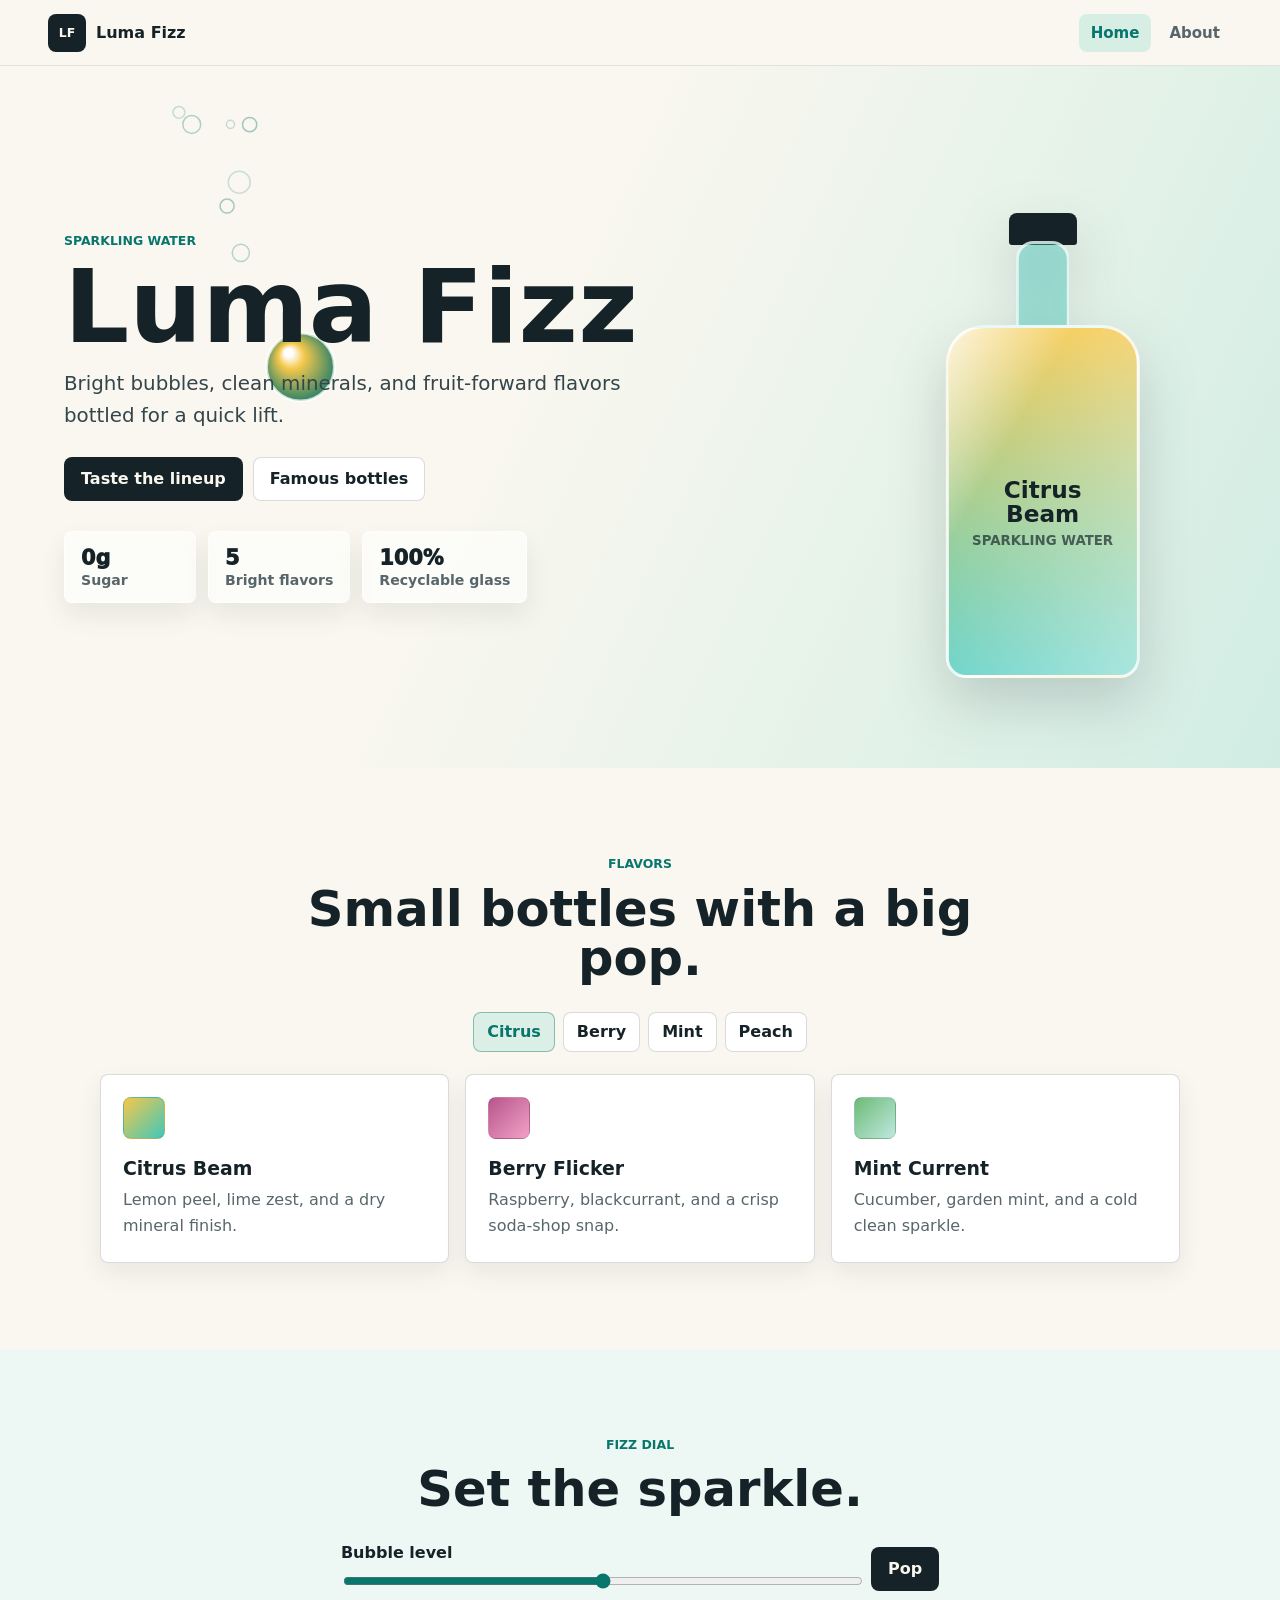
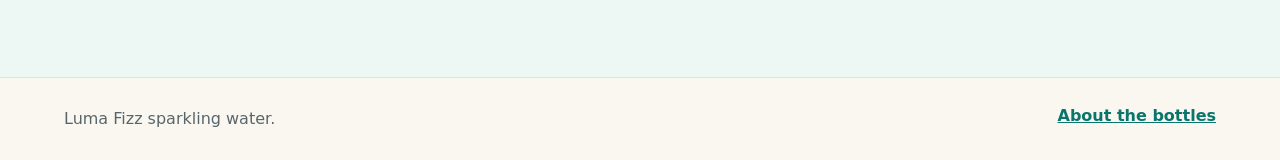
<file: docs/index.html>
<!DOCTYPE html>
<html lang="en">
  <head>
    <meta charset="utf-8">
    <meta name="viewport" content="width=device-width, initial-scale=1">
    <title>Luma Fizz | Sparkling Water With a Bright Bounce</title>
    <meta
      name="description"
      content="Luma Fizz makes crisp sparkling water in bright fruit and botanical flavors, with a playful fizz experience built for desktop and mobile."
    >
    <link rel="canonical" href="https://pizzabella.rouf.me/">
    <meta property="og:title" content="Luma Fizz Sparkling Water">
    <meta property="og:description" content="Crisp sparkling water, bright bottles, and a playful fizz animation.">
    <meta property="og:type" content="website">
    <meta property="og:url" content="https://pizzabella.rouf.me/">
    <meta name="twitter:card" content="summary_large_image">
    <meta name="theme-color" content="#f9f7ef">
    <link rel="stylesheet" href="styles.css?v=20260522">
    <script type="application/ld+json">
      {
        "@context": "https://schema.org",
        "@type": "Organization",
        "@id": "https://pizzabella.rouf.me/#organization",
        "name": "Luma Fizz",
        "url": "https://pizzabella.rouf.me/",
        "description": "Luma Fizz makes crisp sparkling water in fruit and botanical flavors.",
        "sameAs": []
      }
    </script>
  </head>
  <body>
    <header class="site-header">
      <a class="brand" href="index.html" aria-label="Luma Fizz home">
        <span class="brand-mark" aria-hidden="true">LF</span>
        <span>Luma Fizz</span>
      </a>
      <nav class="site-nav" aria-label="Primary navigation">
        <a aria-current="page" href="index.html">Home</a>
        <a href="about.html">About</a>
      </nav>
    </header>

    <main>
      <section class="hero" aria-labelledby="home-title">
        <canvas class="fizz-canvas" data-fizz-canvas role="img">
          Animated bouncing fizz ball.
        </canvas>
        <div class="hero-glass" aria-hidden="true">
          <div class="bottle-art" data-bottle>
            <span class="bottle-cap"></span>
            <span class="bottle-neck"></span>
            <span class="bottle-body">
              <strong data-bottle-label>Citrus Beam</strong>
              <small>sparkling water</small>
            </span>
          </div>
        </div>

        <div class="hero-copy">
          <p class="kicker">Sparkling water</p>
          <h1 id="home-title">Luma Fizz</h1>
          <p class="hero-lead">
            Bright bubbles, clean minerals, and fruit-forward flavors bottled for a quick lift.
          </p>
          <div class="hero-actions">
            <a class="button button-primary" href="#flavors">Taste the lineup</a>
            <a class="button button-secondary" href="about.html">Famous bottles</a>
          </div>
          <dl class="quick-facts">
            <div>
              <dt>0g</dt>
              <dd>Sugar</dd>
            </div>
            <div>
              <dt>5</dt>
              <dd>Bright flavors</dd>
            </div>
            <div>
              <dt>100%</dt>
              <dd>Recyclable glass</dd>
            </div>
          </dl>
        </div>
      </section>

      <section class="section flavor-section" id="flavors" aria-labelledby="flavors-title">
        <div class="section-heading">
          <p class="kicker">Flavors</p>
          <h2 id="flavors-title">Small bottles with a big pop.</h2>
        </div>

        <div class="flavor-controls" role="group" aria-label="Flavor palette">
          <button class="flavor-chip is-active" type="button" data-flavor="citrus" aria-pressed="true">Citrus</button>
          <button class="flavor-chip" type="button" data-flavor="berry" aria-pressed="false">Berry</button>
          <button class="flavor-chip" type="button" data-flavor="mint" aria-pressed="false">Mint</button>
          <button class="flavor-chip" type="button" data-flavor="peach" aria-pressed="false">Peach</button>
        </div>

        <div class="flavor-grid">
          <article class="flavor-card">
            <span class="swatch swatch-citrus" aria-hidden="true"></span>
            <h3>Citrus Beam</h3>
            <p>Lemon peel, lime zest, and a dry mineral finish.</p>
          </article>
          <article class="flavor-card">
            <span class="swatch swatch-berry" aria-hidden="true"></span>
            <h3>Berry Flicker</h3>
            <p>Raspberry, blackcurrant, and a crisp soda-shop snap.</p>
          </article>
          <article class="flavor-card">
            <span class="swatch swatch-mint" aria-hidden="true"></span>
            <h3>Mint Current</h3>
            <p>Cucumber, garden mint, and a cold clean sparkle.</p>
          </article>
        </div>
      </section>

      <section class="section play-section" aria-labelledby="play-title">
        <div class="section-heading">
          <p class="kicker">Fizz dial</p>
          <h2 id="play-title">Set the sparkle.</h2>
        </div>
        <div class="play-panel">
          <label class="fizz-range">
            <span>Bubble level</span>
            <input type="range" min="1" max="5" value="3" data-fizz-range>
          </label>
          <button class="button button-primary" type="button" data-burst>Pop</button>
        </div>
      </section>
    </main>

    <footer class="site-footer">
      <p>Luma Fizz sparkling water.</p>
      <a href="about.html">About the bottles</a>
    </footer>

    <script src="app.js?v=20260522" defer></script>
  </body>
</html>
</file>
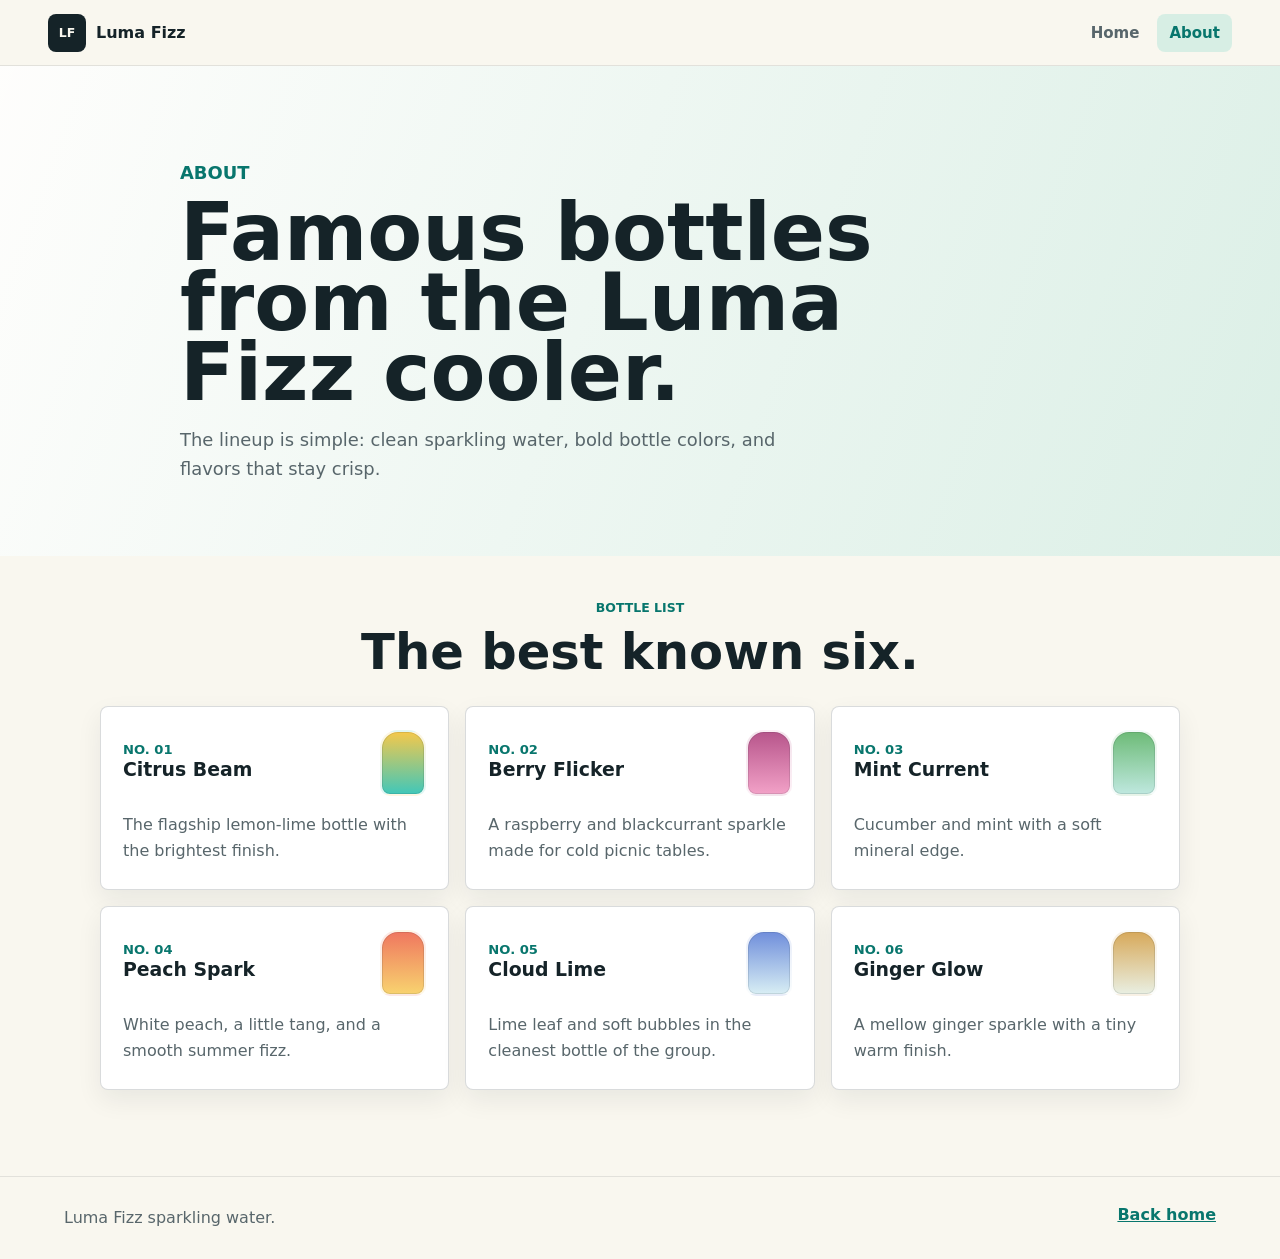
<file: docs/about.html>
<!DOCTYPE html>
<html lang="en">
  <head>
    <meta charset="utf-8">
    <meta name="viewport" content="width=device-width, initial-scale=1">
    <title>About Luma Fizz | Famous Sparkling Water Bottles</title>
    <meta
      name="description"
      content="Meet the most famous Luma Fizz sparkling water bottles, from Citrus Beam to Ginger Glow."
    >
    <link rel="canonical" href="https://pizzabella.rouf.me/about.html">
    <meta property="og:title" content="About Luma Fizz">
    <meta property="og:description" content="The most famous bottles from Luma Fizz sparkling water.">
    <meta property="og:type" content="website">
    <meta property="og:url" content="https://pizzabella.rouf.me/about.html">
    <meta name="twitter:card" content="summary">
    <meta name="theme-color" content="#f9f7ef">
    <link rel="stylesheet" href="styles.css?v=20260522">
    <script type="application/ld+json">
      {
        "@context": "https://schema.org",
        "@type": "ItemList",
        "name": "Famous Luma Fizz bottles",
        "itemListElement": [
          {"@type": "ListItem", "position": 1, "name": "Citrus Beam"},
          {"@type": "ListItem", "position": 2, "name": "Berry Flicker"},
          {"@type": "ListItem", "position": 3, "name": "Mint Current"},
          {"@type": "ListItem", "position": 4, "name": "Peach Spark"},
          {"@type": "ListItem", "position": 5, "name": "Cloud Lime"},
          {"@type": "ListItem", "position": 6, "name": "Ginger Glow"}
        ]
      }
    </script>
  </head>
  <body>
    <header class="site-header">
      <a class="brand" href="index.html" aria-label="Luma Fizz home">
        <span class="brand-mark" aria-hidden="true">LF</span>
        <span>Luma Fizz</span>
      </a>
      <nav class="site-nav" aria-label="Primary navigation">
        <a href="index.html">Home</a>
        <a aria-current="page" href="about.html">About</a>
      </nav>
    </header>

    <main>
      <section class="page-hero">
        <div class="page-hero-inner">
          <p class="kicker">About</p>
          <h1>Famous bottles from the Luma Fizz cooler.</h1>
          <p>
            The lineup is simple: clean sparkling water, bold bottle colors, and flavors that stay crisp.
          </p>
        </div>
      </section>

      <section class="section bottle-list-section" aria-labelledby="bottle-title">
        <div class="section-heading">
          <p class="kicker">Bottle list</p>
          <h2 id="bottle-title">The best known six.</h2>
        </div>

        <div class="bottle-grid">
          <article class="bottle-card">
            <header>
              <div>
                <strong>No. 01</strong>
                <h3>Citrus Beam</h3>
              </div>
              <span class="bottle-badge" aria-hidden="true"></span>
            </header>
            <p>The flagship lemon-lime bottle with the brightest finish.</p>
          </article>
          <article class="bottle-card">
            <header>
              <div>
                <strong>No. 02</strong>
                <h3>Berry Flicker</h3>
              </div>
              <span class="bottle-badge" aria-hidden="true"></span>
            </header>
            <p>A raspberry and blackcurrant sparkle made for cold picnic tables.</p>
          </article>
          <article class="bottle-card">
            <header>
              <div>
                <strong>No. 03</strong>
                <h3>Mint Current</h3>
              </div>
              <span class="bottle-badge" aria-hidden="true"></span>
            </header>
            <p>Cucumber and mint with a soft mineral edge.</p>
          </article>
          <article class="bottle-card">
            <header>
              <div>
                <strong>No. 04</strong>
                <h3>Peach Spark</h3>
              </div>
              <span class="bottle-badge" aria-hidden="true"></span>
            </header>
            <p>White peach, a little tang, and a smooth summer fizz.</p>
          </article>
          <article class="bottle-card">
            <header>
              <div>
                <strong>No. 05</strong>
                <h3>Cloud Lime</h3>
              </div>
              <span class="bottle-badge" aria-hidden="true"></span>
            </header>
            <p>Lime leaf and soft bubbles in the cleanest bottle of the group.</p>
          </article>
          <article class="bottle-card">
            <header>
              <div>
                <strong>No. 06</strong>
                <h3>Ginger Glow</h3>
              </div>
              <span class="bottle-badge" aria-hidden="true"></span>
            </header>
            <p>A mellow ginger sparkle with a tiny warm finish.</p>
          </article>
        </div>
      </section>
    </main>

    <footer class="site-footer">
      <p>Luma Fizz sparkling water.</p>
      <a href="index.html">Back home</a>
    </footer>
  </body>
</html>
</file>
<file: docs/styles.css>
:root {
  --paper: #f9f7ef;
  --ink: #152328;
  --muted: #58666b;
  --surface: #ffffff;
  --line: rgba(21, 35, 40, 0.16);
  --aqua: #41c7b9;
  --aqua-dark: #08766d;
  --sun: #f5c84b;
  --coral: #ef775f;
  --berry: #b7558b;
  --leaf: #6dbb77;
  --shadow: 0 18px 42px rgba(21, 35, 40, 0.14);
  --flavor-main: #f5c84b;
  --flavor-accent: #41c7b9;
  font-family: Inter, ui-sans-serif, system-ui, -apple-system, BlinkMacSystemFont, "Segoe UI", sans-serif;
}

* {
  box-sizing: border-box;
}

html {
  scroll-behavior: smooth;
}

body {
  margin: 0;
  background: var(--paper);
  color: var(--ink);
  overflow-x: hidden;
}

body,
button,
input {
  font: inherit;
}

a {
  color: inherit;
}

button {
  cursor: pointer;
}

img,
canvas {
  max-width: 100%;
}

.site-header {
  position: sticky;
  top: 0;
  z-index: 20;
  min-height: 66px;
  padding: 12px clamp(18px, 4vw, 48px);
  display: flex;
  align-items: center;
  justify-content: space-between;
  gap: 20px;
  border-bottom: 1px solid rgba(21, 35, 40, 0.1);
  background: rgba(249, 247, 239, 0.92);
  backdrop-filter: blur(16px);
}

.brand {
  display: inline-flex;
  align-items: center;
  gap: 10px;
  color: var(--ink);
  font-weight: 900;
  text-decoration: none;
}

.brand-mark {
  width: 38px;
  height: 38px;
  display: grid;
  place-items: center;
  border-radius: 8px;
  background: var(--ink);
  color: var(--paper);
  font-size: 0.78rem;
  letter-spacing: 0;
}

.site-nav {
  display: flex;
  align-items: center;
  gap: 6px;
}

.site-nav a {
  min-height: 38px;
  padding: 9px 12px;
  display: inline-flex;
  align-items: center;
  border-radius: 8px;
  color: var(--muted);
  font-size: 0.94rem;
  font-weight: 800;
  text-decoration: none;
}

.site-nav a:hover,
.site-nav a[aria-current="page"] {
  background: rgba(65, 199, 185, 0.18);
  color: var(--aqua-dark);
}

.hero {
  position: relative;
  min-height: 78vh;
  min-height: 78svh;
  padding: clamp(46px, 7vw, 92px) clamp(20px, 5vw, 72px);
  display: grid;
  align-items: center;
  overflow: hidden;
  isolation: isolate;
  background:
    linear-gradient(115deg, rgba(249, 247, 239, 0.98) 0%, rgba(249, 247, 239, 0.9) 42%, rgba(65, 199, 185, 0.24) 100%),
    #f9f7ef;
}

.fizz-canvas {
  position: absolute;
  inset: 0;
  z-index: 0;
  width: 100%;
  height: 100%;
}

.hero-glass {
  position: absolute;
  right: clamp(22px, 8vw, 120px);
  bottom: clamp(28px, 7vw, 90px);
  z-index: 1;
  width: min(28vw, 270px);
  min-width: 170px;
  aspect-ratio: 0.58;
  display: grid;
  place-items: end center;
  pointer-events: none;
}

.bottle-art {
  position: relative;
  width: 72%;
  height: 100%;
  filter: drop-shadow(0 24px 28px rgba(21, 35, 40, 0.18));
}

.bottle-cap,
.bottle-neck,
.bottle-body {
  position: absolute;
  left: 50%;
  transform: translateX(-50%);
  display: block;
}

.bottle-cap {
  top: 0;
  width: 35%;
  height: 7%;
  border-radius: 8px 8px 3px 3px;
  background: var(--ink);
}

.bottle-neck {
  top: 6%;
  width: 28%;
  height: 22%;
  border: 3px solid rgba(255, 255, 255, 0.72);
  border-bottom: 0;
  border-radius: 18px 18px 0 0;
  background: rgba(65, 199, 185, 0.28);
  background: color-mix(in srgb, var(--flavor-accent) 42%, transparent);
}

.bottle-body {
  bottom: 0;
  width: 100%;
  height: 76%;
  padding: 26% 12% 14%;
  display: grid;
  align-content: center;
  gap: 8px;
  border: 3px solid rgba(255, 255, 255, 0.82);
  border-radius: 38px 38px 20px 20px;
  background:
    linear-gradient(120deg, rgba(255, 255, 255, 0.82), rgba(255, 255, 255, 0.14) 32%, rgba(255, 255, 255, 0.55) 100%),
    linear-gradient(180deg, var(--flavor-main), var(--flavor-accent));
  color: var(--ink);
  text-align: center;
}

.bottle-body strong {
  font-size: 1.45rem;
  line-height: 1;
}

.bottle-body small {
  color: rgba(21, 35, 40, 0.68);
  font-weight: 800;
  text-transform: uppercase;
}

.hero-copy {
  position: relative;
  z-index: 2;
  max-width: 670px;
}

.kicker {
  margin: 0 0 10px;
  color: var(--aqua-dark);
  font-size: 0.78rem;
  font-weight: 900;
  letter-spacing: 0;
  text-transform: uppercase;
}

h1,
h2,
h3,
p {
  margin-top: 0;
}

h1 {
  margin-bottom: 16px;
  font-size: 6.4rem;
  line-height: 0.88;
  letter-spacing: 0;
}

h2 {
  margin-bottom: 12px;
  font-size: 3.1rem;
  line-height: 1;
  letter-spacing: 0;
}

h3 {
  margin-bottom: 8px;
  font-size: 1.18rem;
  line-height: 1.18;
  letter-spacing: 0;
}

p {
  color: var(--muted);
  font-size: 1rem;
  line-height: 1.65;
}

.hero-lead {
  max-width: 560px;
  margin-bottom: 24px;
  color: #34454b;
  font-size: 1.24rem;
}

.hero-actions,
.play-panel {
  display: flex;
  flex-wrap: wrap;
  gap: 10px;
}

.button {
  min-height: 44px;
  padding: 12px 16px;
  display: inline-flex;
  align-items: center;
  justify-content: center;
  border: 1px solid transparent;
  border-radius: 8px;
  font-weight: 900;
  line-height: 1;
  text-decoration: none;
}

.button-primary {
  background: var(--ink);
  color: var(--paper);
}

.button-primary:hover {
  background: #243840;
}

.button-secondary {
  background: var(--surface);
  border-color: var(--line);
  color: var(--ink);
}

.button-secondary:hover {
  border-color: rgba(8, 118, 109, 0.42);
  color: var(--aqua-dark);
}

.quick-facts {
  margin: 30px 0 0;
  display: flex;
  flex-wrap: wrap;
  gap: 12px;
}

.quick-facts div {
  min-width: 132px;
  padding: 14px 16px;
  border: 1px solid rgba(255, 255, 255, 0.72);
  border-radius: 8px;
  background: rgba(255, 255, 255, 0.56);
  box-shadow: 0 12px 26px rgba(21, 35, 40, 0.08);
}

.quick-facts dt {
  color: var(--ink);
  font-size: 1.3rem;
  font-weight: 950;
}

.quick-facts dd {
  margin: 2px 0 0;
  color: var(--muted);
  font-size: 0.88rem;
  font-weight: 800;
}

.section {
  padding: clamp(54px, 7vw, 86px) clamp(20px, 5vw, 72px);
}

.section-heading {
  width: min(760px, 100%);
  margin: 0 auto 28px;
  text-align: center;
}

.flavor-controls {
  width: min(720px, 100%);
  margin: 0 auto 22px;
  display: flex;
  flex-wrap: wrap;
  justify-content: center;
  gap: 8px;
}

.flavor-chip {
  min-height: 40px;
  padding: 9px 13px;
  border: 1px solid var(--line);
  border-radius: 8px;
  background: var(--surface);
  color: var(--ink);
  font-weight: 850;
}

.flavor-chip:hover,
.flavor-chip.is-active {
  border-color: rgba(8, 118, 109, 0.42);
  background: rgba(65, 199, 185, 0.16);
  color: var(--aqua-dark);
}

.flavor-grid,
.bottle-grid {
  width: min(1080px, 100%);
  margin: 0 auto;
  display: grid;
  grid-template-columns: repeat(3, minmax(0, 1fr));
  gap: 16px;
}

.flavor-card,
.bottle-card {
  min-height: 184px;
  padding: 22px;
  border: 1px solid var(--line);
  border-radius: 8px;
  background: var(--surface);
  box-shadow: 0 10px 26px rgba(21, 35, 40, 0.07);
}

.flavor-card p,
.bottle-card p {
  margin-bottom: 0;
}

.swatch {
  width: 42px;
  height: 42px;
  margin-bottom: 18px;
  display: block;
  border-radius: 8px;
  border: 1px solid rgba(21, 35, 40, 0.12);
}

.swatch-citrus {
  background: linear-gradient(135deg, var(--sun), var(--aqua));
}

.swatch-berry {
  background: linear-gradient(135deg, var(--berry), #f2a1c7);
}

.swatch-mint {
  background: linear-gradient(135deg, var(--leaf), #bfe8df);
}

.play-section {
  background: #edf8f4;
}

.play-panel {
  width: min(760px, 100%);
  margin: 0 auto;
  justify-content: center;
  align-items: end;
}

.fizz-range {
  flex: 1 1 320px;
  max-width: 520px;
  display: grid;
  gap: 9px;
  color: var(--ink);
  font-weight: 850;
}

.fizz-range input {
  width: 100%;
  accent-color: var(--aqua-dark);
}

.site-footer {
  padding: 28px clamp(20px, 5vw, 72px);
  display: flex;
  flex-wrap: wrap;
  justify-content: space-between;
  gap: 12px;
  border-top: 1px solid rgba(21, 35, 40, 0.1);
}

.site-footer p {
  margin: 0;
}

.site-footer a {
  color: var(--aqua-dark);
  font-weight: 850;
}

.page-hero {
  padding: clamp(54px, 8vw, 92px) clamp(20px, 5vw, 72px) clamp(34px, 5vw, 54px);
  background:
    linear-gradient(110deg, rgba(255, 255, 255, 0.82), rgba(65, 199, 185, 0.16)),
    var(--paper);
}

.page-hero-inner {
  width: min(920px, 100%);
  margin: 0 auto;
}

.page-hero h1 {
  max-width: 780px;
  font-size: 5rem;
}

.page-hero p {
  max-width: 640px;
  font-size: 1.12rem;
}

.bottle-list-section {
  padding-top: 42px;
}

.bottle-card {
  display: grid;
  gap: 14px;
}

.bottle-card header {
  display: flex;
  align-items: center;
  justify-content: space-between;
  gap: 12px;
}

.bottle-card strong {
  color: var(--aqua-dark);
  font-size: 0.82rem;
  text-transform: uppercase;
}

.bottle-badge {
  width: 46px;
  height: 66px;
  flex: 0 0 auto;
  border: 2px solid rgba(255, 255, 255, 0.84);
  border-radius: 18px 18px 10px 10px;
  background: linear-gradient(180deg, var(--card-a), var(--card-b));
  box-shadow: inset 0 0 0 1px rgba(21, 35, 40, 0.12);
}

.bottle-card:nth-child(1) {
  --card-a: #f5c84b;
  --card-b: #41c7b9;
}

.bottle-card:nth-child(2) {
  --card-a: #b7558b;
  --card-b: #f2a1c7;
}

.bottle-card:nth-child(3) {
  --card-a: #6dbb77;
  --card-b: #bfe8df;
}

.bottle-card:nth-child(4) {
  --card-a: #ef775f;
  --card-b: #f8d36f;
}

.bottle-card:nth-child(5) {
  --card-a: #6f8edb;
  --card-b: #d8eef4;
}

.bottle-card:nth-child(6) {
  --card-a: #d7a95a;
  --card-b: #e9efe2;
}

@media (max-width: 820px) {
  .site-header {
    position: static;
    min-height: 58px;
    padding: 10px 16px;
  }

  .brand {
    gap: 8px;
  }

  .brand-mark {
    width: 34px;
    height: 34px;
  }

  .site-nav a {
    padding: 8px 9px;
    font-size: 0.88rem;
  }

  .hero {
    min-height: 72vh;
    min-height: 72svh;
    padding-top: 44px;
    padding-bottom: 42px;
  }

  h1 {
    font-size: 4rem;
  }

  h2 {
    font-size: 2.25rem;
  }

  .hero-lead {
    font-size: 1.1rem;
  }

  .page-hero h1 {
    font-size: 3.4rem;
  }

  .hero-copy {
    max-width: 500px;
  }

  .hero-glass {
    right: 12px;
    bottom: 20px;
    width: 170px;
    opacity: 0.5;
  }

  .hero-actions,
  .play-panel {
    flex-direction: column;
    align-items: stretch;
  }

  .button {
    width: 100%;
  }

  .quick-facts {
    display: grid;
    grid-template-columns: repeat(3, minmax(0, 1fr));
    gap: 8px;
  }

  .quick-facts div {
    min-width: 0;
    padding: 10px;
  }

  .quick-facts dt {
    font-size: 1.05rem;
  }

  .quick-facts dd {
    font-size: 0.76rem;
  }

  .flavor-grid,
  .bottle-grid {
    grid-template-columns: 1fr;
  }

  .flavor-card,
  .bottle-card {
    min-height: 0;
  }
}

@media (max-width: 440px) {
  .site-header {
    align-items: flex-start;
    flex-direction: column;
  }

  .site-nav {
    width: 100%;
  }

  .site-nav a {
    flex: 1;
    justify-content: center;
  }

  .hero {
    min-height: 68vh;
    min-height: 68svh;
  }

  h1 {
    font-size: 3.1rem;
  }

  h2 {
    font-size: 1.9rem;
  }

  .page-hero h1 {
    font-size: 2.55rem;
  }

  .flavor-chip {
    flex: 1 1 calc(50% - 8px);
  }
}

@media (prefers-reduced-motion: reduce) {
  html {
    scroll-behavior: auto;
  }

  *,
  *::before,
  *::after {
    animation-duration: 0.001ms !important;
    animation-iteration-count: 1 !important;
    transition-duration: 0.001ms !important;
  }
}
</file>
